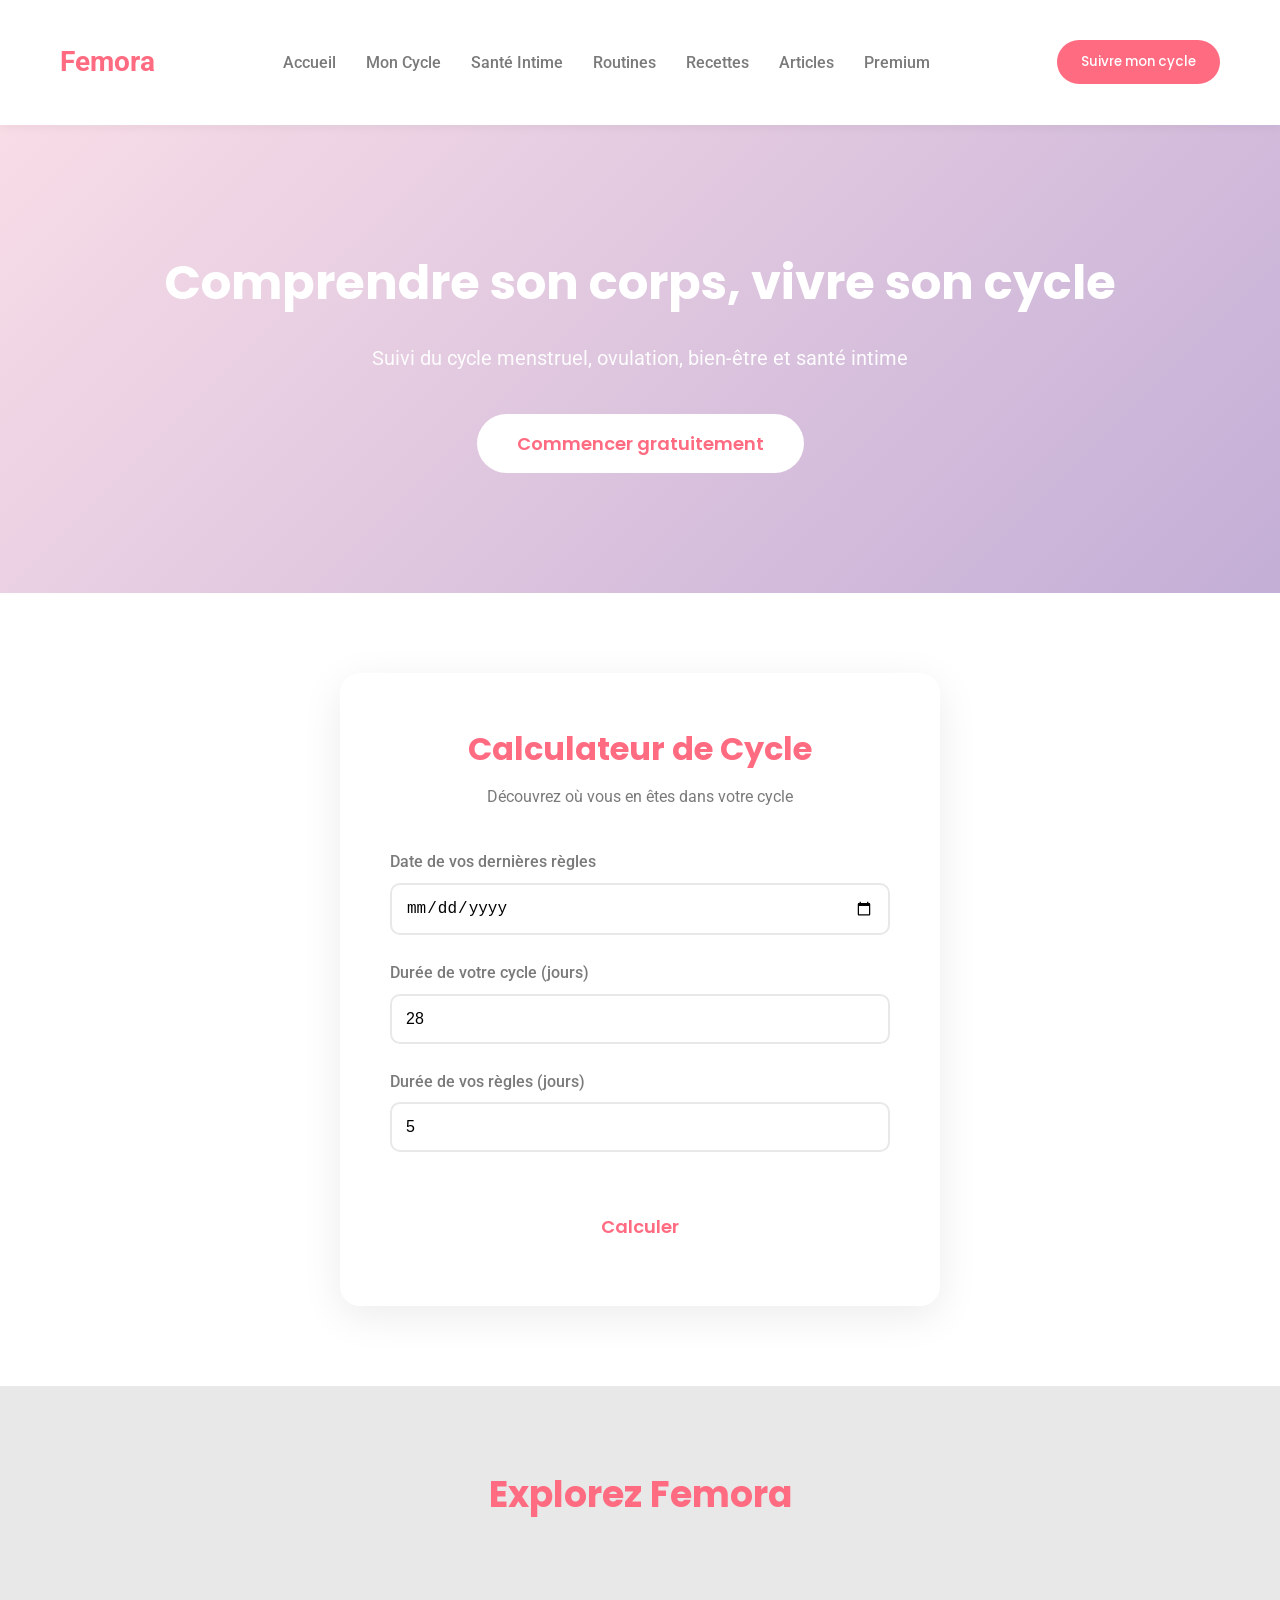
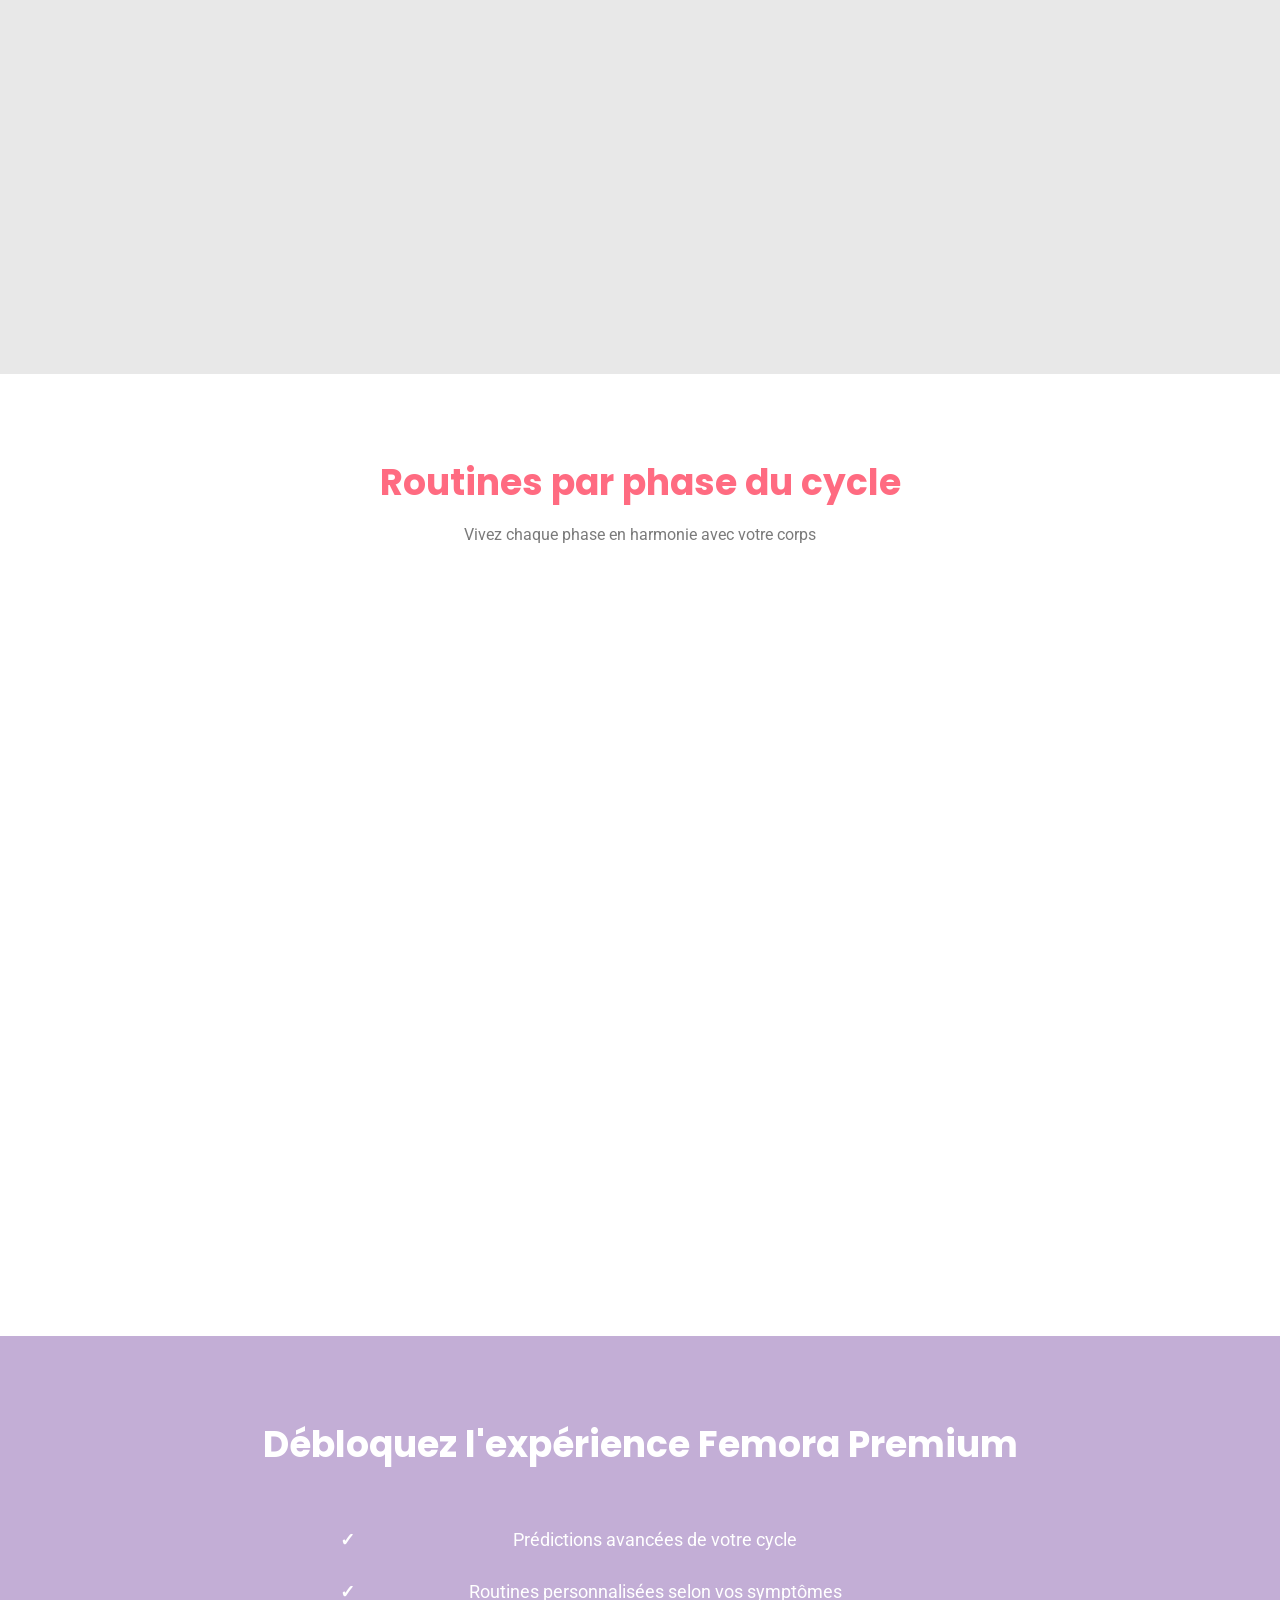
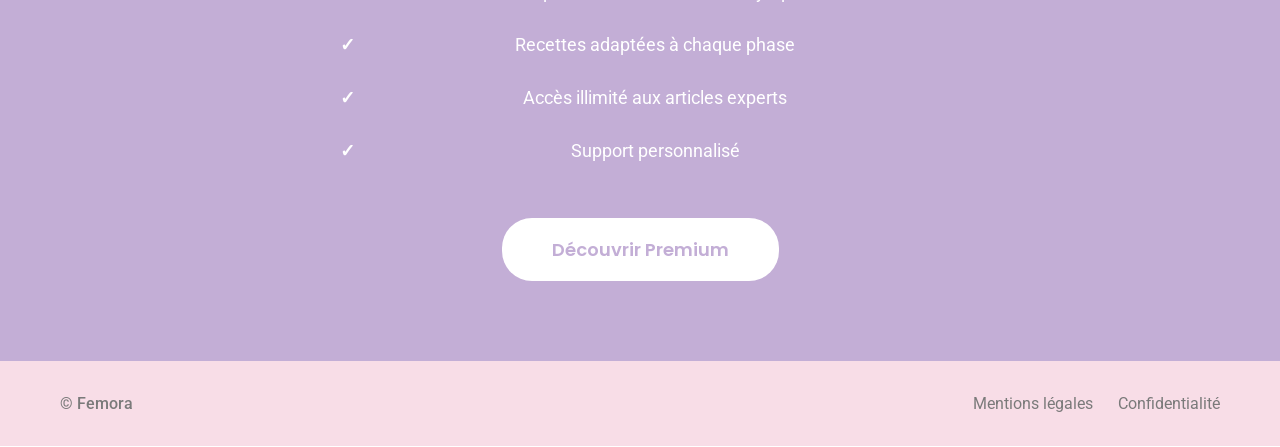
<file: index.html>
<!DOCTYPE html>
<html lang="fr">
<head>
    <meta charset="UTF-8">
    <meta name="viewport" content="width=device-width, initial-scale=1.0">
    <title>Femora - Comprendre son corps, vivre son cycle</title>
    <link rel="preconnect" href="https://fonts.googleapis.com">
    <link rel="preconnect" href="https://fonts.gstatic.com" crossorigin>
    <link href="https://fonts.googleapis.com/css2?family=Poppins:wght@400;500;600;700&family=Roboto:wght@300;400;500&display=swap" rel="stylesheet">
    <link rel="stylesheet" href="style.css">
</head>
<body>
    <header id="header">
        <div class="container">
            <div class="logo">Femora</div>
            <button class="menu-toggle" id="menu-toggle">☰</button>
            <nav id="nav-menu">
                <a href="#hero">Accueil</a>
                <a href="#calculateur">Mon Cycle</a>
                <a href="#categories">Santé Intime</a>
                <a href="#routines">Routines</a>
                <a href="#recettes">Recettes</a>
                <a href="#articles">Articles</a>
                <a href="#premium">Premium</a>
            </nav>
            <button class="cta-btn">Suivre mon cycle</button>
        </div>
    </header>

    <section id="hero">
        <div class="container hero-content">
            <h1>Comprendre son corps, vivre son cycle</h1>
            <p>Suivi du cycle menstruel, ovulation, bien-être et santé intime</p>
            <button class="primary-btn">Commencer gratuitement</button>
        </div>
    </section>

    <section id="calculateur">
        <div class="container">
            <div class="calc-card">
                <h2>Calculateur de Cycle</h2>
                <p class="calc-subtitle">Découvrez où vous en êtes dans votre cycle</p>
                
                <div class="form-group">
                    <label for="date-regles">Date de vos dernières règles</label>
                    <input type="date" id="date-regles">
                </div>
                
                <div class="form-group">
                    <label for="duree-cycle">Durée de votre cycle (jours)</label>
                    <input type="number" id="duree-cycle" value="28" min="21" max="35">
                </div>
                
                <div class="form-group">
                    <label for="duree-regles">Durée de vos règles (jours)</label>
                    <input type="number" id="duree-regles" value="5" min="3" max="7">
                </div>
                
                <button class="primary-btn" id="calc-btn">Calculer</button>
                
                <div id="resultat" class="resultat hidden">
                    <h3>Vos résultats</h3>
                    <div class="result-content">
                        <div class="result-item">
                            <span class="result-label">Phase actuelle</span>
                            <span class="result-value" id="phase-actuelle"></span>
                        </div>
                        <div class="result-item">
                            <span class="result-label">Jour du cycle</span>
                            <span class="result-value" id="jour-cycle"></span>
                        </div>
                        <div class="result-item">
                            <span class="result-label">Prochaine ovulation</span>
                            <span class="result-value" id="prochaine-ovulation"></span>
                        </div>
                        <div class="result-item">
                            <span class="result-label">Prochaines règles</span>
                            <span class="result-value" id="prochaines-regles"></span>
                        </div>
                    </div>
                </div>
            </div>
        </div>
    </section>

    <section id="categories">
        <div class="container">
            <h2>Explorez Femora</h2>
            <div class="categories-grid">
                <div class="category-card reveal">
                    <div class="category-icon">🌸</div>
                    <h3>Santé Intime</h3>
                    <p>Conseils et réponses pour prendre soin de vous</p>
                </div>
                <div class="category-card reveal">
                    <div class="category-icon">✨</div>
                    <h3>Routines par phase</h3>
                    <p>Adaptez votre quotidien à votre cycle</p>
                </div>
                <div class="category-card reveal">
                    <div class="category-icon">🍃</div>
                    <h3>Recettes naturelles</h3>
                    <p>Nutrition adaptée à chaque phase</p>
                </div>
                <div class="category-card reveal">
                    <div class="category-icon">📚</div>
                    <h3>Articles éducatifs</h3>
                    <p>Comprendre son corps en profondeur</p>
                </div>
            </div>
        </div>
    </section>

    <section id="routines">
        <div class="container">
            <h2>Routines par phase du cycle</h2>
            <p class="section-subtitle">Vivez chaque phase en harmonie avec votre corps</p>
            
            <div class="phases-container">
                <div class="phase-block menstruelle reveal">
                    <h3>Phase Menstruelle</h3>
                    <p>Repos, introspection et douceur. Écoutez votre corps et prenez soin de vous.</p>
                </div>
                
                <div class="phase-block folliculaire reveal">
                    <h3>Phase Folliculaire</h3>
                    <p>Énergie montante, créativité. C'est le moment d'initier de nouveaux projets.</p>
                </div>
                
                <div class="phase-block ovulation reveal">
                    <h3>Ovulation</h3>
                    <p>Pic d'énergie et de sociabilité. Profitez de cette période dynamique.</p>
                </div>
                
                <div class="phase-block luteale reveal">
                    <h3>Phase Lutéale</h3>
                    <p>Ralentissement progressif. Finalisez vos projets et préparez le repos.</p>
                </div>
            </div>
        </div>
    </section>

    <section id="premium">
        <div class="container premium-content">
            <h2>Débloquez l'expérience Femora Premium</h2>
            <ul class="premium-list">
                <li>Prédictions avancées de votre cycle</li>
                <li>Routines personnalisées selon vos symptômes</li>
                <li>Recettes adaptées à chaque phase</li>
                <li>Accès illimité aux articles experts</li>
                <li>Support personnalisé</li>
            </ul>
            <button class="premium-btn">Découvrir Premium</button>
        </div>
    </section>

    <footer>
        <div class="container footer-content">
            <p>&copy; Femora</p>
            <div class="footer-links">
                <a href="#">Mentions légales</a>
                <a href="#">Confidentialité</a>
            </div>
        </div>
    </footer>

    <script src="script.js"></script>
</body>
</html>
</file>
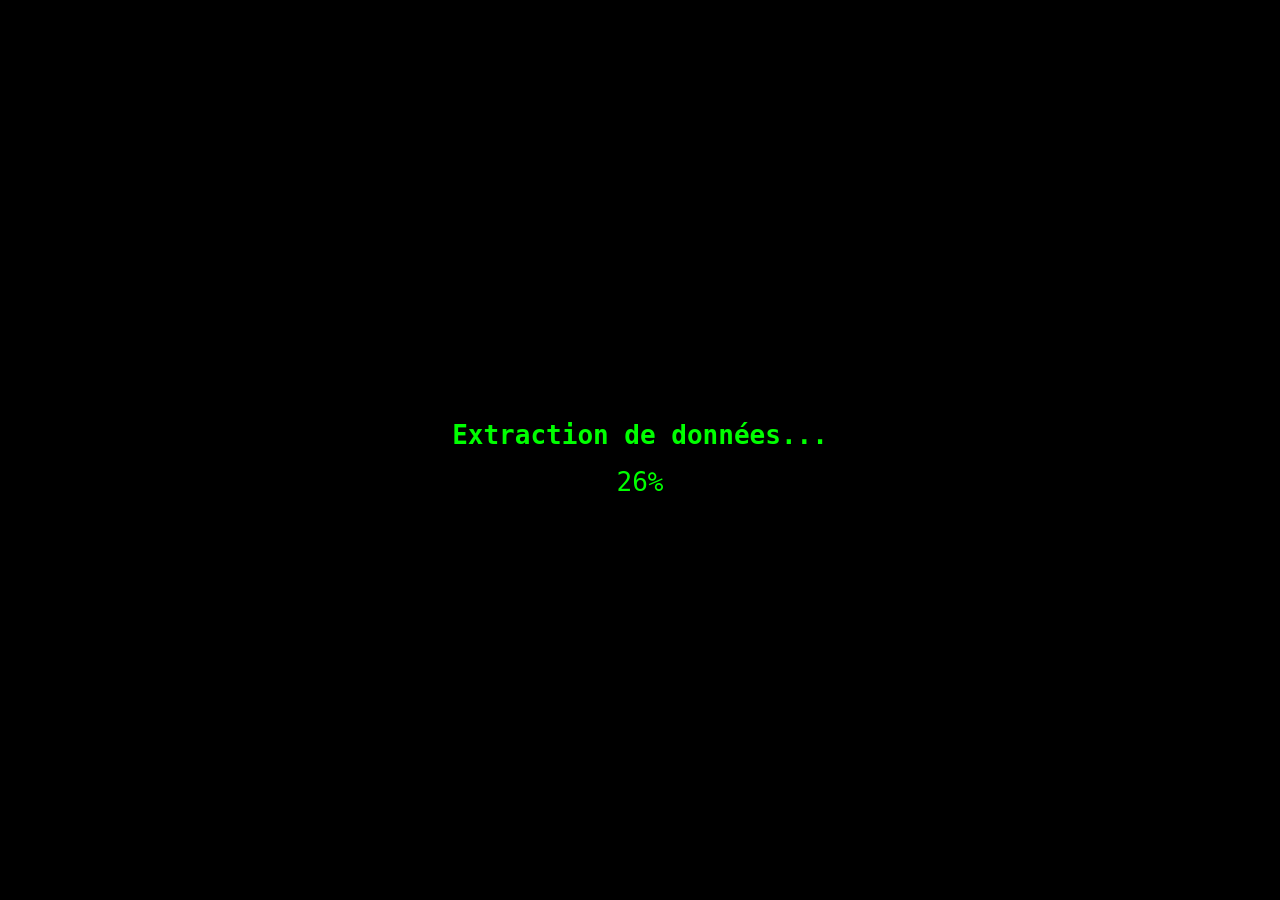
<file: Nothing.html>
<!DOCTYPE html>
<html lang="fr">
<head>
<meta charset="UTF-8">
<title>Extraction de données...</title>
<style>
    body {
        background-color: black;
        color: lime;
        font-family: monospace;
        display: flex;
        flex-direction: column;
        justify-content: center;
        align-items: center;
        height: 100vh;
        margin: 0;
    }
    #progress {
        font-size: 2em;
    }
</style>
</head>
<body>
<h1>Extraction de données...</h1>
<div id="progress">0%</div>

<script>
let progress = 0;
let interval = setInterval(() => {
    progress++;
    document.getElementById("progress").textContent = progress + "%";
    if(progress >= 100) clearInterval(interval);
}, 50); // 50ms → 0 à 100% en ~5 secondes
</script>
</body>
</html>
</file>
<file: style.css>
* {
    margin: 0;
    padding: 0;
    box-sizing: border-box;
}

:root {
    --rose-doux: #F8DDE7;
    --violet-lavande: #C3AED6;
    --blanc: #FFFFFF;
    --gris-clair: #E8E8E8;
    --gris-fonce: #7A7A7A;
    --accent-cta: #FF6B81;
}

html {
    scroll-behavior: smooth;
}

body {
    font-family: 'Roboto', sans-serif;
    color: var(--gris-fonce);
    line-height: 1.6;
    overflow-x: hidden;
}

h1, h2, h3, h4, h5, h6, button {
    font-family: 'Poppins', sans-serif;
}

.container {
    max-width: 1200px;
    margin: 0 auto;
    padding: 0 20px;
}

/* Header */
header {
    position: sticky;
    top: 0;
    background: var(--blanc);
    box-shadow: 0 2px 10px rgba(0, 0, 0, 0.05);
    z-index: 1000;
    transition: all 0.4s ease;
}

header .container {
    display: flex;
    justify-content: space-between;
    align-items: center;
    padding: 20px;
}

.logo {
    font-size: 28px;
    font-weight: 700;
    color: var(--accent-cta);
}

nav {
    display: flex;
    gap: 30px;
}

.menu-toggle {
    display: none;
    background: none;
    border: none;
    font-size: 28px;
    color: var(--accent-cta);
    cursor: pointer;
    padding: 5px;
}

nav a {
    color: var(--gris-fonce);
    text-decoration: none;
    font-weight: 500;
    transition: color 0.3s ease;
}

nav a:hover {
    color: var(--accent-cta);
}

.cta-btn {
    background: var(--accent-cta);
    color: var(--blanc);
    border: none;
    padding: 12px 24px;
    border-radius: 25px;
    cursor: pointer;
    font-weight: 500;
    transition: all 0.3s ease;
}

.cta-btn:hover {
    transform: translateY(-2px);
    box-shadow: 0 5px 15px rgba(255, 107, 129, 0.3);
}

/* Hero Section */
#hero {
    background: linear-gradient(135deg, var(--rose-doux) 0%, var(--violet-lavande) 100%);
    padding: 120px 20px;
    text-align: center;
}

.hero-content {
    animation: fadeSlideUp 1s ease-out;
}

#hero h1 {
    font-size: 48px;
    font-weight: 700;
    color: var(--blanc);
    margin-bottom: 20px;
}

#hero p {
    font-size: 20px;
    color: var(--blanc);
    margin-bottom: 40px;
    opacity: 0.95;
}

.primary-btn {
    background: var(--blanc);
    color: var(--accent-cta);
    border: none;
    padding: 16px 40px;
    border-radius: 30px;
    font-size: 18px;
    font-weight: 600;
    cursor: pointer;
    transition: all 0.4s ease;
}

.primary-btn:hover {
    transform: translateY(-3px);
    box-shadow: 0 10px 25px rgba(0, 0, 0, 0.15);
}

/* Calculateur */
#calculateur {
    padding: 80px 20px;
    background: var(--blanc);
}

.calc-card {
    max-width: 600px;
    margin: 0 auto;
    background: var(--blanc);
    padding: 50px;
    border-radius: 20px;
    box-shadow: 0 10px 40px rgba(0, 0, 0, 0.08);
}

.calc-card h2 {
    font-size: 32px;
    color: var(--accent-cta);
    margin-bottom: 10px;
    text-align: center;
}

.calc-subtitle {
    text-align: center;
    color: var(--gris-fonce);
    margin-bottom: 40px;
}

.form-group {
    margin-bottom: 25px;
}

.form-group label {
    display: block;
    margin-bottom: 8px;
    font-weight: 500;
    color: var(--gris-fonce);
}

.form-group input {
    width: 100%;
    padding: 14px;
    border: 2px solid var(--gris-clair);
    border-radius: 10px;
    font-size: 16px;
    transition: border-color 0.3s ease;
}

.form-group input:focus {
    outline: none;
    border-color: var(--violet-lavande);
}

#calc-btn {
    width: 100%;
    margin-top: 20px;
}

.resultat {
    margin-top: 40px;
    padding: 30px;
    background: linear-gradient(135deg, var(--rose-doux) 0%, var(--violet-lavande) 100%);
    border-radius: 15px;
    opacity: 0;
    transform: translateY(20px);
    transition: all 0.6s ease;
}

.resultat.show {
    opacity: 1;
    transform: translateY(0);
}

.resultat.hidden {
    display: none;
}

.resultat h3 {
    color: var(--blanc);
    margin-bottom: 20px;
    text-align: center;
}

.result-content {
    display: grid;
    grid-template-columns: 1fr 1fr;
    gap: 20px;
}

.result-item {
    background: var(--blanc);
    padding: 20px;
    border-radius: 10px;
    display: flex;
    flex-direction: column;
    align-items: center;
    text-align: center;
}

.result-label {
    font-size: 14px;
    color: var(--gris-fonce);
    margin-bottom: 8px;
}

.result-value {
    font-size: 18px;
    font-weight: 600;
    color: var(--accent-cta);
}

/* Catégories */
#categories {
    padding: 80px 20px;
    background: var(--gris-clair);
}

#categories h2 {
    text-align: center;
    font-size: 36px;
    color: var(--accent-cta);
    margin-bottom: 60px;
}

.categories-grid {
    display: grid;
    grid-template-columns: repeat(auto-fit, minmax(250px, 1fr));
    gap: 30px;
}

.category-card {
    background: var(--blanc);
    padding: 40px 30px;
    border-radius: 15px;
    text-align: center;
    transition: all 0.4s ease;
    cursor: pointer;
}

.category-card:hover {
    transform: translateY(-10px);
    box-shadow: 0 15px 35px rgba(0, 0, 0, 0.1);
}

.category-icon {
    font-size: 48px;
    margin-bottom: 20px;
}

.category-card h3 {
    color: var(--accent-cta);
    font-size: 22px;
    margin-bottom: 15px;
}

.category-card p {
    color: var(--gris-fonce);
    font-size: 15px;
}

/* Routines */
#routines {
    padding: 80px 20px;
    background: var(--blanc);
}

#routines h2 {
    text-align: center;
    font-size: 36px;
    color: var(--accent-cta);
    margin-bottom: 10px;
}

.section-subtitle {
    text-align: center;
    color: var(--gris-fonce);
    margin-bottom: 50px;
}

.phases-container {
    display: grid;
    gap: 25px;
    max-width: 900px;
    margin: 0 auto;
}

.phase-block {
    padding: 35px;
    border-radius: 15px;
    transition: all 0.4s ease;
}

.phase-block:hover {
    transform: translateX(10px);
}

.phase-block h3 {
    font-size: 24px;
    margin-bottom: 12px;
    color: var(--blanc);
}

.phase-block p {
    color: var(--blanc);
    opacity: 0.95;
}

.menstruelle {
    background: linear-gradient(135deg, #FF8FA3 0%, #FF6B81 100%);
}

.folliculaire {
    background: linear-gradient(135deg, #FFB6C1 0%, #FFA6B9 100%);
}

.ovulation {
    background: linear-gradient(135deg, #DDA0DD 0%, #C3AED6 100%);
}

.luteale {
    background: linear-gradient(135deg, #B4A5D6 0%, #9B8DC6 100%);
}

/* Premium */
#premium {
    padding: 80px 20px;
    background: var(--violet-lavande);
    text-align: center;
}

.premium-content h2 {
    font-size: 36px;
    color: var(--blanc);
    margin-bottom: 40px;
}

.premium-list {
    list-style: none;
    max-width: 600px;
    margin: 0 auto 40px;
}

.premium-list li {
    color: var(--blanc);
    font-size: 18px;
    padding: 12px 0;
    position: relative;
    padding-left: 30px;
}

.premium-list li::before {
    content: "✓";
    position: absolute;
    left: 0;
    font-weight: bold;
    color: var(--blanc);
}

.premium-btn {
    background: var(--blanc);
    color: var(--violet-lavande);
    border: none;
    padding: 18px 50px;
    border-radius: 30px;
    font-size: 18px;
    font-weight: 600;
    cursor: pointer;
    transition: all 0.4s ease;
    animation: pulse 2s infinite;
}

.premium-btn:hover {
    transform: translateY(-3px);
    box-shadow: 0 10px 25px rgba(0, 0, 0, 0.2);
}

/* Footer */
footer {
    background: var(--rose-doux);
    padding: 30px 20px;
}

.footer-content {
    display: flex;
    justify-content: space-between;
    align-items: center;
}

.footer-content p {
    color: var(--gris-fonce);
    font-weight: 500;
}

.footer-links {
    display: flex;
    gap: 25px;
}

.footer-links a {
    color: var(--gris-fonce);
    text-decoration: none;
    transition: color 0.3s ease;
}

.footer-links a:hover {
    color: var(--accent-cta);
}

/* Animations */
@keyframes fadeSlideUp {
    from {
        opacity: 0;
        transform: translateY(30px);
    }
    to {
        opacity: 1;
        transform: translateY(0);
    }
}

@keyframes pulse {
    0%, 100% {
        transform: scale(1);
    }
    50% {
        transform: scale(1.05);
    }
}

.reveal {
    opacity: 0;
    transform: translateY(30px);
    transition: all 0.6s ease;
}

.reveal.active {
    opacity: 1;
    transform: translateY(0);
}

/* Responsive */
@media (max-width: 1024px) {
    nav {
        gap: 20px;
    }
    
    nav a {
        font-size: 14px;
    }
}

@media (max-width: 768px) {
    header .container {
        flex-wrap: nowrap;
        justify-content: space-between;
        gap: 15px;
        padding: 15px 20px;
        position: relative;
    }
    
    .logo {
        font-size: 24px;
        width: auto;
        text-align: left;
    }
    
    .menu-toggle {
        display: block;
        order: 2;
    }
    
    nav {
        display: none;
        position: absolute;
        top: 100%;
        left: 0;
        right: 0;
        background: var(--blanc);
        flex-direction: column;
        gap: 0;
        padding: 20px;
        box-shadow: 0 5px 15px rgba(0, 0, 0, 0.1);
        z-index: 999;
    }
    
    nav.active {
        display: flex;
    }
    
    nav a {
        padding: 15px;
        border-bottom: 1px solid var(--gris-clair);
        text-align: center;
        font-size: 16px;
    }
    
    nav a:last-child {
        border-bottom: none;
    }
    
    .cta-btn {
        display: none;
    }
    
    #hero {
        padding: 80px 20px;
    }
    
    #hero h1 {
        font-size: 32px;
        line-height: 1.3;
    }
    
    #hero p {
        font-size: 16px;
        line-height: 1.5;
    }
    
    .primary-btn {
        padding: 14px 30px;
        font-size: 16px;
    }
    
    #calculateur {
        padding: 60px 20px;
    }
    
    .calc-card {
        padding: 30px 20px;
    }
    
    .calc-card h2 {
        font-size: 26px;
    }
    
    .result-content {
        grid-template-columns: 1fr;
        gap: 15px;
    }
    
    #categories {
        padding: 60px 20px;
    }
    
    #categories h2 {
        font-size: 28px;
        margin-bottom: 40px;
    }
    
    .categories-grid {
        grid-template-columns: 1fr;
        gap: 20px;
    }
    
    .category-card {
        padding: 30px 20px;
    }
    
    #routines {
        padding: 60px 20px;
    }
    
    #routines h2 {
        font-size: 28px;
    }
    
    .section-subtitle {
        font-size: 15px;
        padding: 0 10px;
    }
    
    .phase-block {
        padding: 25px 20px;
    }
    
    .phase-block h3 {
        font-size: 20px;
    }
    
    .phase-block:hover {
        transform: translateX(5px);
    }
    
    #premium {
        padding: 60px 20px;
    }
    
    .premium-content h2 {
        font-size: 28px;
        margin-bottom: 30px;
    }
    
    .premium-list {
        padding: 0 20px;
    }
    
    .premium-list li {
        font-size: 16px;
    }
    
    .premium-btn {
        padding: 16px 40px;
        font-size: 16px;
    }
    
    footer {
        padding: 25px 20px;
    }
    
    .footer-content {
        flex-direction: column;
        gap: 15px;
        text-align: center;
    }
    
    .footer-links {
        flex-direction: column;
        gap: 10px;
    }
}

@media (max-width: 480px) {
    #hero h1 {
        font-size: 26px;
    }
    
    #hero p {
        font-size: 14px;
    }
    
    .calc-card {
        padding: 25px 15px;
    }
    
    .calc-card h2 {
        font-size: 22px;
    }
    
    .category-icon {
        font-size: 36px;
    }
    
    .category-card h3 {
        font-size: 18px;
    }
    
    .phase-block {
        padding: 20px 15px;
    }
    
    .phase-block h3 {
        font-size: 18px;
    }
}
</file>
